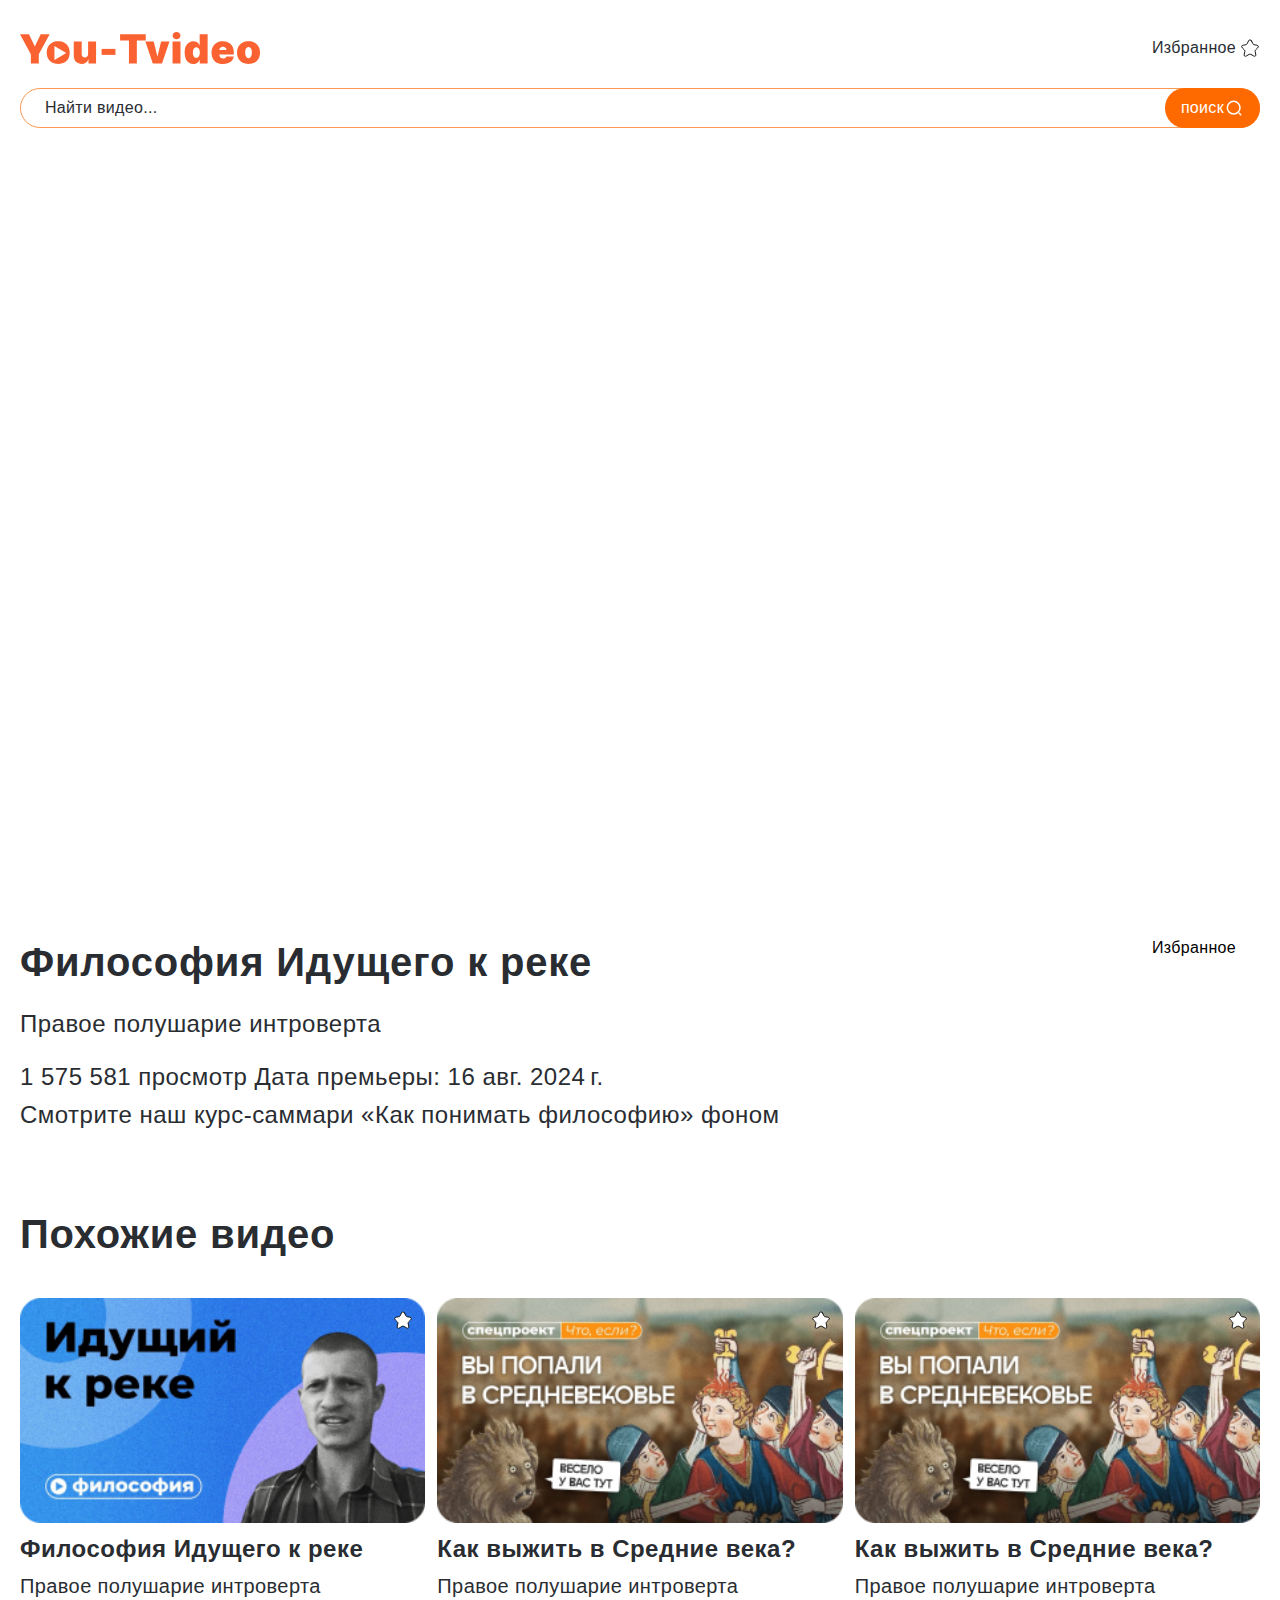
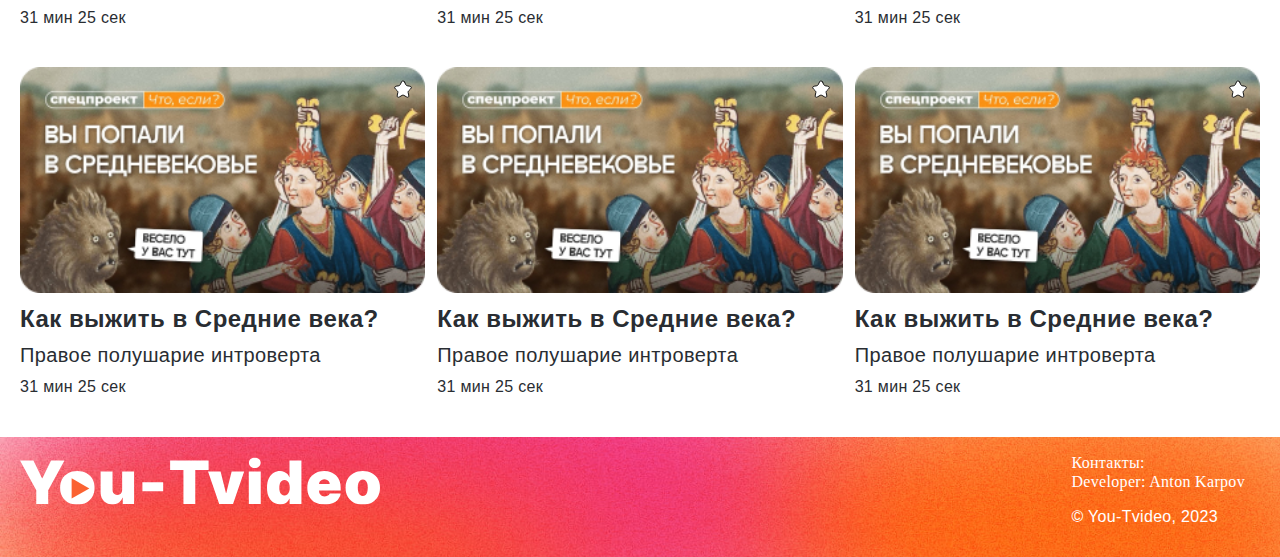
<file: video.html>
<!DOCTYPE html>
<html lang="ru">
<head>
  <link rel="stylesheet" href="css/normalize.css">
  <link rel="stylesheet" href="css/index.css">
  <link rel="icon" href="img/play.avif">
  <script defer src="js/index.js"></script>
  <meta charset="UTF-8">
  <meta name="viewport" content="width=device-width, initial-scale=1.0">
  <title>You-Tvideo - Удобный видеохостинг для тебя</title>
</head>

<body>
  <header class="header">
    <div class="container header__container"> 
    <a href="index.html" class="header__link">
      <svg class="header__logo" viewBox="0 0 240 32" role="img" aria-label="Логотип сервиса You-Yvideo">
        <use xlink:href="img/sprite.svg#logo-orange"></use>
      </svg>
    </a>
    <a href="favorite.html" class="header__link header__link_favorite">
      <span class="header__link-text">Избранное</span>
 
    <svg class="header__icon">
      <use xlink:href="img/sprite.svg#star-ob"></use>
    </svg>
  </a>
    </div>  
  </header>
  <main>
    <section class="search">
      <div class="container">
        <form  class="search__form" action="search.html">
            
          <input autocomplete="off"  type="search" class="search__input" name="q" placeholder="Найти видео...">
          <button class="search__btn"  type="submit">
            <span>поиск</span>
            <svg class="search__icon">
              <use xlink:href="img/sprite.svg#search"></use>
            </svg>
          </button>
      
      </form>
      </div>
    </section>

    <section class="video">
      <div class="container">
        <div class="video__player">
          <iframe class="video__iframe" width="925" height="520" src="https://www.youtube.com/embed/MQTeFDeiRzg"
            title="Объяснение Вёрстки Простого Сайта HTML+CSS" frameborder="0"
            allow="accelerometer; autoplay; clipboard-write; encrypted-media; gyroscope; picture-in-picture; web-share"
            allowfullscreen></iframe>
        </div>
        <div class="video__container">
          <div class="video__content">
            <h2 class="video__title">Философия Идущего к реке</h2>
            <p class="video__channel">Правое полушарие интроверта</p>
            <p class="video__info"><span class="video__views">1 575 581 просмотр</span>
              <span clasx="video__date">Дата премьеры: 16 авг. 2024 г.</span>
            </p>
            <p class="video__description">Смотрите наш курс-саммари «Как понимать философию» фоном</p>
          </div>
          <button href="favorite.html" class="video__link favorite">
            <span class="video__favorite">В Избранном</span>
            <span class="video__no-favorite"> Избранное</span>

            <svg class="video__icon">
              <use class="star" xlink:href="img/sprite.svg#star"></use>
            </svg>
          </button>

        </div>
      </div>

    </section>

    <section class="video-list">
      <div class="container">
        <h2 class="video-list__title">Похожие видео</h2>

        <ul class="video-list__items">
          <li class="video-list__item">
            <article class="video-card">
              <a href="video.html" class="video-card__link">
                <img src="img/img1.jpg" alt="Превью видео" class="video-card__thubnail">
                <h3 class="video-card__title">Философия Идущего к реке</h3>
                <p class="video-card__chanel">Правое полушарие интроверта </p>
                <p class="video-card__duration">31 мин 25 сек</p>
              </a>
              <button class="video-card__favorite" type="button" aria-label="Добавить в избранное">
                <svg class="search__icon">
                  <use class="star" xlink:href="img/sprite.svg#star"></use>
                  <use class="star-o" xlink:href="img/sprite.svg#star-ob"></use>
                </svg>
              </button>
            </article>
          </li>
          <li class="video-list__item">
            <article class="video-card">
              <a href="video.html" class="video-card__link">
                <img src="img/img2.jpg" alt="Превью видео" class="video-card__thubnail">
                <h3 class="video-card__title">Как выжить в Средние века?</h3>
                <p class="video-card__chanel">Правое полушарие интроверта </p>
                <p class="video-card__duration">31 мин 25 сек</p>
              </a>
              <button class="video-card__favorite" type="button">
                <svg class="search__icon">
                  <use class="star" xlink:href="img/sprite.svg#star"></use>
                  <use class="star-o" xlink:href="img/sprite.svg#star-ob"></use>
                </svg>
              </button>
            </article>
          </li>
          <li class="video-list__item">
            <article class="video-card">
              <a href="video.html" class="video-card__link">
                <img src="img/img2.jpg" alt="Превью видео" class="video-card__thubnail">
                <h3 class="video-card__title">Как выжить в Средние века?</h3>
                <p class="video-card__chanel">Правое полушарие интроверта </p>
                <p class="video-card__duration">31 мин 25 сек</p>
              </a>
              <button class="video-card__favorite" type="button">
                <svg class="search__icon">
                  <use class="star" xlink:href="img/sprite.svg#star"></use>
                  <use class="star-o" xlink:href="img/sprite.svg#star-ob"></use>
                </svg>
              </button>
            </article>
          </li>
          <li class="video-list__item">
            <article class="video-card">
              <a href="video.html" class="video-card__link">
                <img src="img/img2.jpg" alt="Превью видео" class="video-card__thubnail">
                <h3 class="video-card__title">Как выжить в Средние века?</h3>
                <p class="video-card__chanel">Правое полушарие интроверта </p>
                <p class="video-card__duration">31 мин 25 сек</p>
              </a>
              <button class="video-card__favorite" type="button">
                <svg class="search__icon">
                  <use class="star" xlink:href="img/sprite.svg#star"></use>
                  <use class="star-o" xlink:href="img/sprite.svg#star-ob"></use>
                </svg>
              </button>
            </article>
          </li>
          <li class="video-list__item">
            <article class="video-card">
              <a href="video.html" class="video-card__link">
                <img src="img/img2.jpg" alt="Превью видео" class="video-card__thubnail">
                <h3 class="video-card__title">Как выжить в Средние века?</h3>
                <p class="video-card__chanel">Правое полушарие интроверта </p>
                <p class="video-card__duration">31 мин 25 сек</p>
              </a>
              <button class="video-card__favorite" type="button">
                <svg class="search__icon">
                  <use class="star" xlink:href="img/sprite.svg#star"></use>
                  <use class="star-o" xlink:href="img/sprite.svg#star-ob"></use>
                </svg>
              </button>
            </article>
          </li>
          <li class="video-list__item">
            <article class="video-card">
              <a href="video.html" class="video-card__link">
                <img src="img/img2.jpg" alt="Превью видео" class="video-card__thubnail">
                <h3 class="video-card__title">Как выжить в Средние века?</h3>
                <p class="video-card__chanel">Правое полушарие интроверта </p>
                <p class="video-card__duration">31 мин 25 сек</p>
              </a>
              <button class="video-card__favorite" type="button">
                <svg class="search__icon">
                  <use class="star" xlink:href="img/sprite.svg#star"></use>
                  <use class="star-o" xlink:href="img/sprite.svg#star-ob"></use>
                </svg>
              </button>
            </article>
          </li>
        </ul>
      </div>
    </section>
  </main>

  <footer class="footer">
    <div class="container footer__container">

      <a href="index.html" class="footer__link">
        <svg class="hero__logo" viewBox="0 0 305 40" role="img" aria-label="Логотип сервиса You-Yvideo">
          <use xlink:href="img/sprite.svg#logo-white"></use>
        </svg>
      </a>
      <div class="footer__authors">
        <ul class="footer__developers-list">
          <li class="footer__developers-item">
           Контакты:
          </li>
          <li class="footer__developers-item"> Developer: <a href="3dsite_animationBullshit/resume.html" target="_blank">Anton Karpov</a>
          </li>

        </ul>
        <p class="footer__copyright">© You-Tvideo, 2023</p>
      </div>
    </div>
  </footer>
</body>

</html>
</file>
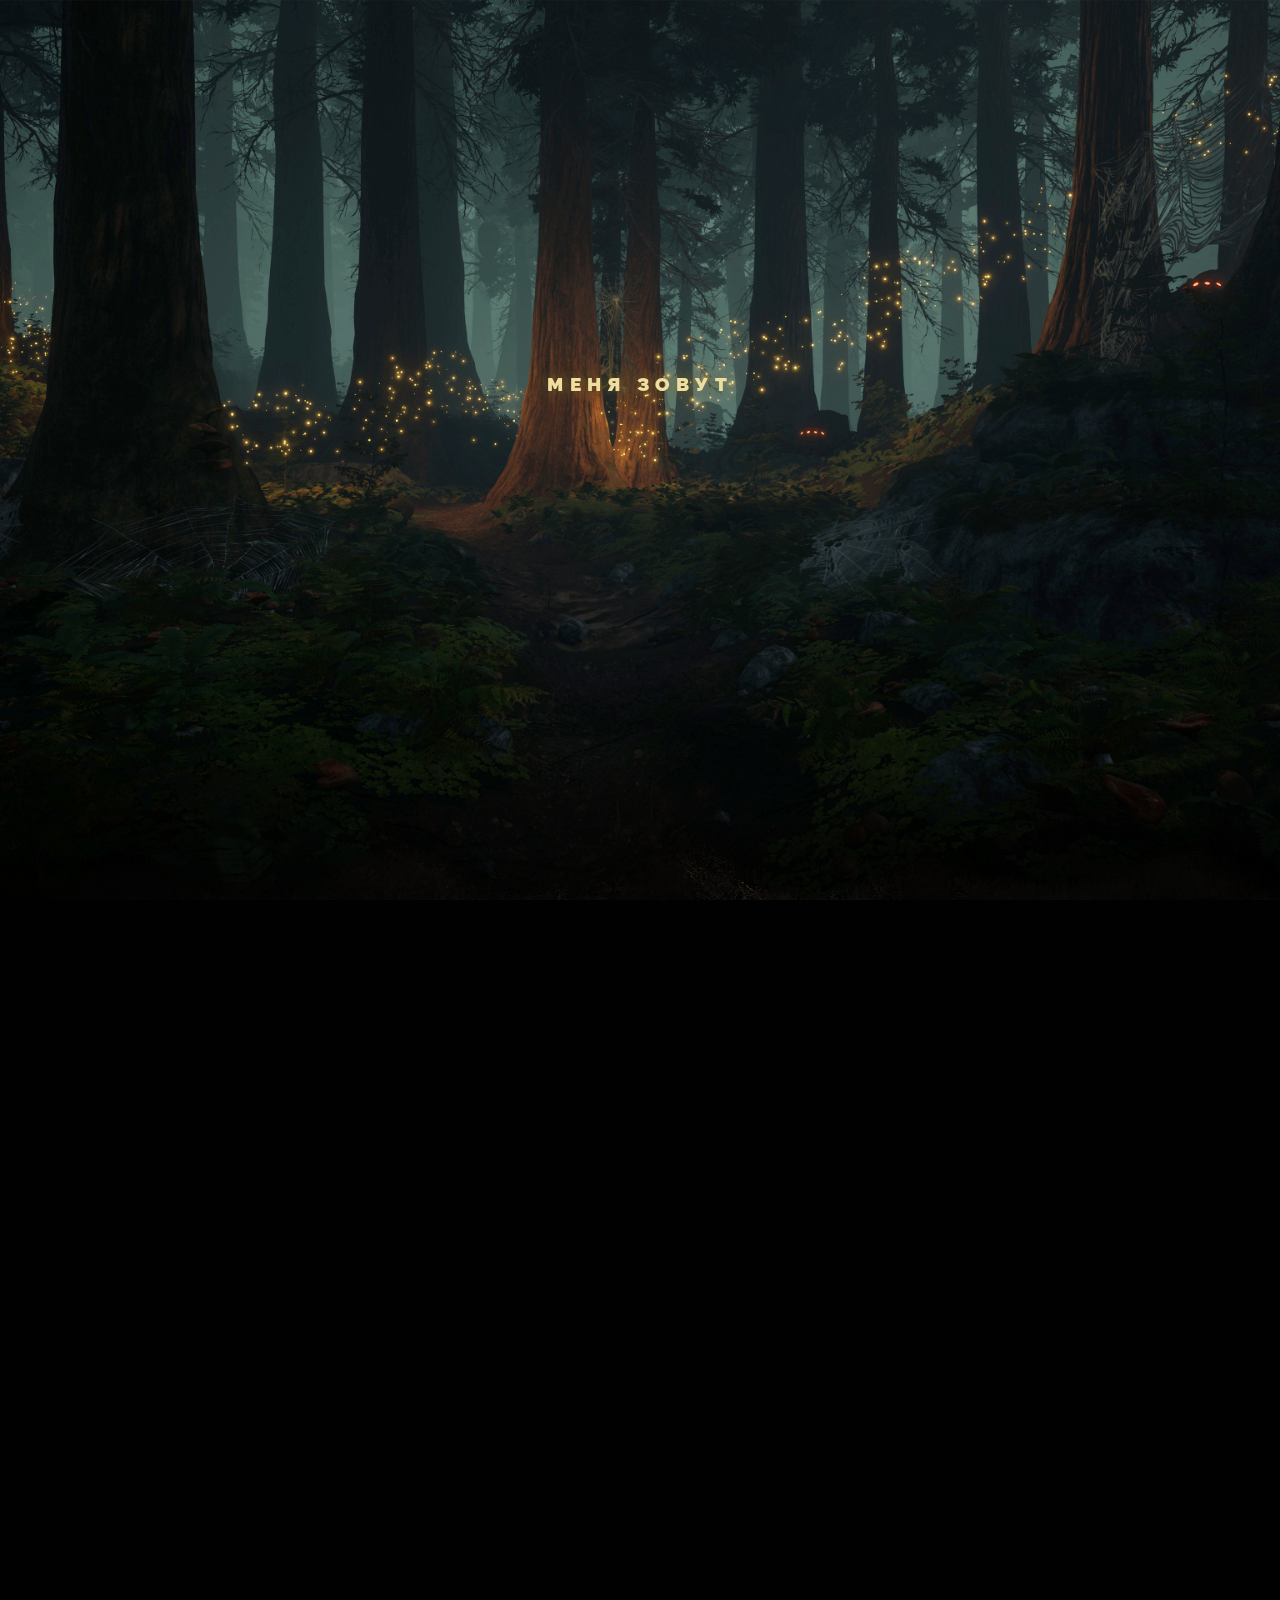
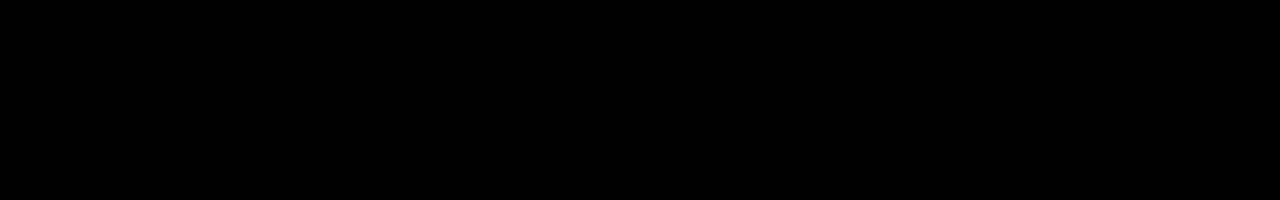
<file: 3dsite_animationBullshit/resume.html>
<!DOCTYPE html>
<html lang="ru">
<head>
    <meta charset="UTF-8">
    <meta name="viewport" content="width= , initial-scale=1.0">
    <title>Карпов Антон</title>
    <link rel="stylesheet" href="css/main.css">
    <link rel="icon" href="img/play.avif">

<script src="libs/gsap/gsap.min.js" defer></script>
<script src="libs/gsap/ScrollTrigger.min.js" defer></script>
<script src="libs/gsap/ScrollSmoother.min.js" defer></script>

    <script src="js/app.js" defer></script>
</head>
<body>
    
<div class="wrapper">
<div class="content">
    
<header class="header">
    <div class="header__layers">
        <div class="layers__header">
        <div class="layers__caption">Меня зовут</div>
        <div class="layers__title">Карпов Антон</div>
    </div>
    <div class="layer layers__base" style="background-image: url(img/layer-base.png);"></div>
    <div class="layer layers__middle" style="background-image: url(img/layer-middle.png);"></div>
    <div class="layer layers__front" style="background-image: url(img/layer-front.png);"></div>
    </div>
    </header>
    
    <article class="main-article" style="background-image: url(img/dungeon.jpg);">
       <div class="main-article__content">
        <h2 class="main-article__header">Я начианающий веб-разработчик</h2>
        <div class="main-article__about">
        <p class="main-article__paragr">Мои основные навыки: HTML, CSS, JavaScript, GIT</p>
        <p class="main-article__paragr">Образование: Студент МГГТК АГУ</p>
        <p class="main-article__paragr main-article__paragr1 "><span>О себе:</span></p>
        <p class="main-article__paragr">Живу в городе Майкоп учусь на четвёртом курсе колледжа</p>
        <p class="main-article__paragr">Увлекаюсь компютерными играми и спортом</p>
        <p class="main-article__paragr main-article__paragr1 "><span>О сайте:</span></p>
        <p class="main-article__paragr main-article__paragr2">Привет, это мой сайт-визитка, он создан с помощью HTML, CSS  и Капли JS c Библиотекой gsap. <br> Сайт создан на основе бесплатных уроков от WebDesign Master</p>
    </div>
       </div>
     <a class="copy" target="_blank" href="https://github.com/Sinsjhonymkp"> <div>© Anton Karpov</div></a> 
    </article> 
</div>
</div> 

</body>
</html>
</file>
<file: css/index.css>
@font-face {
   font-size: Inter;
   font-weight: 400;
   src: url('../fonts/inter-v13-cyrillic_latin-regular.woff2');
 }

 @font-face {
   font-size: Inter;
   font-weight: 900;
   src: url('../fonts/inter-v13-cyrillic_latin-900.woff2');
 }

 html {
   position: relative;
   box-sizing: border-box;
 }

 *,
 *::before,
 *::after {
   box-sizing: inherit;
 }

 body {
   position: relative;
   overflow-x: hidden;
   min-width: 320px;
   min-height: 100vh;
   font-family: Inter, sans-serif;
   -webkit-font-smoothing: antialiased;
   -moz-osx-font-smoothing: grayscale;
   text-rendering: optimizeLegibility;
   -webkit-tap-highlight-color: rgba(0, 0, 0, 0);
   -webkit-tap-highlight-color: transparent;
   font-size: 20px;
   color: #292D32;
   background-color: #fff;
   line-height: 1.2;
   letter-spacing: 0.02em;
 }


 img,
 svg {
   display: block;
   max-width: 100%;
   height: auto;
 }

 svg {

   max-height: 100%;

 }


 button {
   padding: 0;
   cursor: pointer;
   border: none;
   background-color: transparent;
 }

 a {
   text-decoration: none;
   color: inherit;
 }

 ul {
   list-style: none;
   padding: 0;
   margin: 0;
 }

 h1,
 h2,
 h3,
 p,
 figure,
 fieldset {
   margin: 0;
 }

 iframe {
   border: none;
 }

 footer {

   position: absolute;
   left: 0;
   bottom: 0;
   width: 100%;
   height: 80px;
 }
 main{
  padding-bottom: 80px;
 }

 /*
  Доступно скрываю элементы
  */

 .visually-hidden {
   position: fixed;
   transform: scale(0);
 }


 /*
  Пример контейнера
  
  Если контейнер 1180px по макету,
  то для max-width прибавляем паддинги 30px*2, 
  в итоге 1240px
  Чтобы контент не прижимался к краям экрана
  */

 .container {
   --container-width: 1260px;
   --container-offset: 30px;
   max-width: calc(var(--container-width) + var(--container-offset) *2);
   padding: 0 var(container-offset);
   margin: 0 auto;
   padding-left: 20px;
   padding-right : 20px;
 }

 .header {
   padding: 32px 0 24px;
 }

 .header__container {
   display: flex;
   align-items: center;
   justify-content: space-between;
 }

 .header__link {}

 .header__logo {
   width: 240px;
 }

 .header__link_favorite {
   display: flex;
   align-items: center;
   gap: 4px;
   font-size: 16px;
   letter-spacing: 0.02em;
 }

 .header__icon {
   width: 20px;
   height: 20px;
 }


 .hero {
   padding: 60px 0 80px;
   background: #FF6A00 url('../img/bg.jpg') center/cover;
   color: #fff;
   margin-bottom: 32px;

 }

 .hero__container {
   position: relative;
   display: flex;
   flex-direction: column;
   align-items: center;
 }

 .hero__link {
   position: absolute;
   padding-right: 15px;
   top: -16px;
   right: 0;
   ;
   display: flex;
   align-items: center;
   gap: 4px;
   letter-spacing: 0.02em;

 }

 .hero__icon {
   width: 20px;
   height: 20px;
 }

 .hero__logo {
   width: 240px;
   height: 32px;
   margin-bottom: 80px;
 }

 .hero__title {
   color: #FFF;
   text-align: center;
   font-size: 70px;
   font-style: normal;
   font-weight: 900;
   letter-spacing: 0.02em;
   margin-bottom: 40px;
 }

 .hero__tagline {
   font-size: 20px;
   letter-spacing: 0.02em;
   text-align: center;
 }

 .search__form {
   width: 100%;
   position: relative;
 }

 .search__input {
   width: 100%;
   border-radius: 40px;
   border: 1px solid #FB9953;
   padding: 10px 124px 10px 24px;
   outline: none;
   font-size: 16px;
   letter-spacing: 0.02em;
 }

 .search__input::placeholder {
   color: #292D32;
   letter-spacing: 0.02em;
 }

 .search__btn {
   position: absolute;
   top: 0;
   right: 0;
   bottom: 0;
   padding: 8px 16px;
   display: flex;
   align-items: center;
   border-radius: 40px;
   background: #FF6A00;
   color: #fff;
   font-size: 16px;
   letter-spacing: 0.02em;
 }

 .search__icon {
   width: 20px;
   height: 20px;
 }


 .video-list {
   padding-bottom: 90px;
   padding: 80px 0;
 }

 .video-list__title {
   color: #292D32;

   font-size: 40px;
   font-weight: 900;
   letter-spacing: 0.02em;
   margin-bottom: 40px;
 }

 .video-list__items {
   display: grid;
   grid-template-columns: repeat(3, 1fr);
   gap: 40px 12px;
 }
 .video-list__item{
  transition: 500ms;
 }
.video-list__item:hover{
  transform: translateY(-10px);
  box-shadow: 10px 10px 13px 0px rgba(0, 0, 0, 0.25);
}
 .video-card {
   position: relative;
 }

 .video-card__thubnail {
   width: 100%;
   border-radius: 16px;
   margin-bottom: 12px;

 }

 .video-card__title {
   font-size: 24px;
   font-weight: 900;
   letter-spacing: 0.02em;
   margin-bottom: 10px;
 }

 .video-card__chanel {
   font-size: 20px;
   letter-spacing: 0.02em;
   margin-bottom: 10px;
 }

 .video-card__duration {
   font-size: 16px;
   font-weight: 400;
   letter-spacing: 0.02em;
 }

 .video-card__favorite {
   position: absolute;
   top: 12px;
   right: 12px;

 }

 .video-card__icon {
   width: 20px;
   height: 20px;

 }

 .video-card__favorite .star {
   display: none;

 }


 .video-card__favorite.active .star {
   display: block;

 }


 .video {
   position: relative;
   min-height: 100%;
   padding-top: 80px;
 }

 .video__player {
   position: relative;
   padding-bottom: 56.25%;
   height: 0;
   overflow: hidden;
   margin-bottom: 32px;
 }

 .video__iframe {
   position: absolute;
   top: 0;
   left: 0;
   width: 100%;
   height: 100%;
   border-radius: 16px;
 }

 .video__container {

   display: flex;
   justify-content: space-between;
   gap: 34px;
 }
.video__content{
  max-width: 1048px;
}
 .video__title {
   color: #292D32;
   font-size: 40px;
   font-weight: 900;
   letter-spacing: 0.02em;
   margin-bottom: 24px;
 }

 .video__channel {
   color: #292D32;


   font-size: 24px;
   letter-spacing: 0.02em;
   margin-bottom: 24px;
 }

 .video__info {
   color: #292D32;
   font-size: 24px;
   letter-spacing: 0.02em;
 }



 .video__description {
  padding-top: 10px;
   color: #292D32;
   font-size: 24px;
   letter-spacing: 0.02em;
 }

 .video__link {
  align-self: start;
  flex-shrink: 0;
   width: max-content;
   white-space: nowrap;
   display: flex;
   gap: 4px;
   font-size: 16px;
   letter-spacing: 0.02em;
   align-items: center;

 }
 .video__link .star {
  display: none;

}

.hide{
  display: none;
}

.video__link.active .star {
  display: block;

}

 .video__link .video__no-favorite {
   display: block;
 }

 .video__link .video__favorite {
   display: none;
 }

 .video__link.active .video__no-favorite {
   display: none;
 }

 .video__link.active .video__favorite {
   display: block;
 }

 .video__icon {
   width: 20px;
   height: 20px;
 }


 .footer {
   height: 120px;
   background: #FF6A00 url('../img/bgf.jpg');
   background-size: cover;

 }

 .footer__container {
display: grid;
grid-template-columns: 360px max-content;
align-items: center;
gap: 16px 30px;
justify-content: space-between;

 }

 .footer__link {
   text-align: center;
   width: 360px;
   height: 48px;
 }
 .footer__developers-item:hover {
  color: #ccc;

 }


 .hero__logo {
   width: 360px;
   height: 48px;
 }


 .footer__authors {
  padding-right: 15px;
   padding-top: 16px;
   display: flex;
   flex-direction: column;
   gap: 16px;

 }

 .footer__developers-item {
   color: #FFF;

   font-family: Inter;
   letter-spacing: 0.02em;
 }

 .footer__copyright {
  padding-right: 15px;
  font-size: 16px;
   color: #FFF;
   font-size: 16px;
   letter-spacing: 0.02em;
 }
 .footer__developers-list{
  font-size: 16px;
 }


 @media(width <=1024px) {
   .container {
    padding-left: 20px;
    padding-right : 20px;
     --container-width: 942px;
   }

   .hero {
     padding: 40px 0 58px;
   }

   .hero__logo {
     width: 200px;
     margin-bottom: 45px;

   }

   .hero__title {
     font-size: 50px;
     margin-bottom: 32px;
   }

   .video-list {
     padding: 60px 0;
   }
   .video-list__items{
    row-gap: 32px;
    
   }
   

   .video-list__title {
     font-size: 32px;
     margin-bottom: 40px;
   }

   .video-card__title {
    font-size: 24px;
   }

   .video-card__chanel {
    font-size: 20px;
   }

   .video-card__duration {
    font-size: 16px;
   }


   .video {
    padding-top: 60px ;

  }
  .video__content {
    max-width: 730px;

  }

  .video__title {
    font-size: 32px;
    margin-bottom: 24px;

  }

  .video__channel {
    font-size: 20px;
    margin-bottom: 20px;
  }
 
  .video__info{
    font-size: 20px;

  }
  .video__description {
    font-size: 20px;
  }
 
.footer{
  
  height: 100px;
}
.footer__developers-list{
  font-size: 14px;
 }

 }
 @media (width <= 768px) {
  .container{
      padding-left: 20px;
      padding-right : 20px;
    --container-width: 624px;
  }
  .hero__link-text, .header__link-text {
    position: fixed;
    transform: scale(0);
  }

  .hero{
    padding-bottom: 42px ;
  }
  .hero__title{
    font-size: 40px;
  }
  .video-list__items{
    grid-template-columns: repeat(2, 1fr);

  }
  .video{
    padding-top: 40px;
  }
  .video__container{
    flex-direction: column-reverse;
    gap: 24px;
  }
  .video__player {
    margin-bottom: 24px;
  }
  .footer{
  
    height: 100px;
  }
  .footer__developers-list{
    font-size: 14px;;
   }
 
 }
 @media(width <= 590px){
  .container{
    padding-left: 20px;
    padding-right : 20px;
    --container-offset: 11px;
  }
  .hero{
    padding: 16px 0 32px;
    margin-bottom: 20px;
  }
  .hero__container{
    display: grid;
    justify-content: space-between;
    align-items: center;

  }
  .hero__logo{
    width: 145px;
    grid-row: 1/2;
    grid-column: 1/2;
    margin-bottom: 0;
  }
  .hero__link{
    position: static;
    grid-row: 1/2;
    grid-column: 2/3;
    justify-self: end;
  }
  .hero__title{
font-size: 24px;
grid-column: 1/3;
margin-bottom: 0;
padding: 25px 0 20px;
  }
  .hero__tagline{
    grid-column: 1/3;
    font-size: 16px;

  }
  .header__logo{
    max-width: 145px;

  }

  .video-list {
    padding: 40px 0 60px;

  }
 
  .video-list__title {
    font-size: 24px;
    margin-bottom: 20px;
  }
  .video-list__items {
    grid-template-columns: 1fr;
    gap: 20px;
  }
  .video-card__title {
    font-size: 18px;
  }
  .video-card__chanel {
    margin-bottom: 6px;
    font-size: 16px;
  }
  .video-card__duration {
    font-size: 14px;
  }
  .video-card {
    padding-bottom: 20px;
    position: relative;
  }
 
  
  .video__player {
    margin-bottom: 20px;
  }
 
 
  .video__title {
    font-size: 24px;
    margin-bottom: 16px;

  }

  .video__channel {
    font-size: 16px;
    margin-bottom: 12px;
  }

  .video__info {
    font-size: 16px;
  }

  .video__description {
    font-size: 16px;
  }

  .footer__developers-list{
    font-size: 14px;
   }
   .video-card{
    margin-bottom: 20px;
   }
   
   .footer {
   
    height: 120px;
    background: #FF6A00 url('../img/bgf.jpg');
    background-size: cover;
 
  }
 
  .footer__container {
  
 display: flex;
flex-direction: column;
align-items: center;
 justify-content: center;
 
  }
 
  .footer__link {
    text-align: center;
    width: 360px;
    height: 48px;
  }
  .footer__developers-item:hover {
   color: #ccc;
 
  }
 
 
  .hero__logo {
    margin: auto;
    margin-right: auto;
    width: 180px;
height: 24px;
  }
 
 
  .footer__authors {
   padding-right: 0px;
    padding-top: 0px;
    display: block;
    gap: 16px;
 
  }
 
  .footer__developers-item {
    color: #FFF;
 
    font-family: Inter;
    letter-spacing: 0.02em;
  }
 
  .footer__copyright {
   padding-right: 15px;
   font-size: 16px;
    color: #FFF;
    font-size: 16px;
    letter-spacing: 0.02em;
  }
  .footer__developers-list{
   font-size: 14px;
   
  }
 }
</file>
<file: 3dsite_animationBullshit/css/main.css>
*{
    margin: 0;
    padding: 0;
    box-sizing: border-box;
}
::-webkit-scrollbar {
    width: 0;
  }
:root{
    --index: calc(1vw + 1vh);
    --transition: transform .75s cubic-bezier(.075, .5, 0, 1);


}
@font-face {
    font-family: raleway_f;
    src: url(../fonts/raleway-regular.woff2);
}
@font-face {
    font-family: raleway_f;
    src: url(../fonts/raleway-black.woff2);
    font-weight: 900;
}

body{
    background: #010101;
   color: #fff;
   font-family: raleway_f, sans-serif;
   line-height: 1.55;
}
.header {
    transition: var(--transition);
    position: relative;
}
.header::after{
    content: '';
    position: absolute;
    z-index: 100;
    width: 100%;
    height: calc(var(--index) * 10); 
    background-image: url(../img/ground.png);
    background-size: cover;
    background-repeat: no-repeat;
    background-position: center;
    bottom: calc(var(--index) * -4.5); 
}

.header__layers {
height: 100vh;
display: flex;
align-items: center;
justify-content: center;
text-align: center;
overflow: hidden;
position: relative;
}

.layers__header {
    transition: var(--transition);
    z-index: 1;
    transform: translate3d(0, calc(var(--scrollTop) / 2), 0);  
    text-transform: uppercase;
    will-change: transform;
    font-weight: 900;
}

.layers__caption {
    font-size: calc(var(--index) / 1.175);
    letter-spacing:  calc(var(--index) / 3.5);
    margin-top:  calc(var(--index) * -2);
    color: #eedea0 ;
    text-shadow: 0 0 15px #8D6D29;
}

.layers__title {
    font-size: calc(var(--index) * 2.5);
   letter-spacing:  calc(var(--index) / 2.25);
   color: #eedea0 ;
   text-shadow: 0 0 15px #8D6D29;

}

.layer {
height: 100%;
width: 100%;
position: absolute;
background-size: cover;
background-position: center;
will-change: transform;
z-index: 2;
transition: var(--transition);
}

.layers__base {
    transform: translate3d(0, calc(var(--scrollTop) / 1.6), 0);
 
    z-index: 0;

}
.layers__middle{
    transform: translate3d(0, calc(var(--scrollTop) / 2.5), 0);

}

.layers__front {
    transform: translate3d(0, calc(var(--scrollTop) / 5), 0);  

}

.main-article {
    min-height: 100vh;
    background-size: cover;
    background-position: center;
    color: #eedea0 ;
    text-shadow: 0 0 15px #8D6D29;
    display: flex;
    padding-top: calc(var(--index) * 3);
    align-items: start;
    justify-content: center;
    position: relative;
    text-align: center;

}



.main-article__header {
    transition: var(--transition);
    text-transform: uppercase;
    font-size: calc(var(--index) * 1.8);
   letter-spacing: calc(var(--index) / 7.5);
   transform: translate3d(0, calc(var(--scrollTop) / 7.5));  
will-change: transform;
}

.main-article__paragr {
    transition: var(--transition);
    max-width:  calc(var(--index) * 28);
    font-size: calc(var(--index) * .9);
  margin-top: calc(var(--index) / 1.25);
  transform: translate3d(0, calc(var(--scrollTop) / 7.5));  
  will-change: transform;
 
}
.copy { text-decoration: none;
    position: absolute;
    color: #eedea0 ;
    text-shadow: 0 0 15px #8D6D29;
    margin-top: 15;
 
    bottom:0;
    opacity: .45;
    font-size: calc(var(--index) * .75);;
    letter-spacing: calc(var(--index) / 37.5);
    background-image: linear-gradient(currentColor, currentColor);
    background-position: 0% 100%;
    background-repeat: no-repeat;
    background-size: 0% 2px;
    transition: background-size .9s;
    
}
.copy:hover{
    background-size: 100% 2px;
    opacity: 100%;
    border-bottom: solid  #8D6D29;
}

.main-article__about {
    display: flex;
    flex-direction: column;
    justify-content: center;
    align-items: center;

}
.main-article__paragr1 {
    box-sizing: border-box;
    padding-top: calc(var(--index) * 1.5);
}
.main-article__paragr2{
   
    max-width: calc(var(--index) * 32.5);
}
</file>
